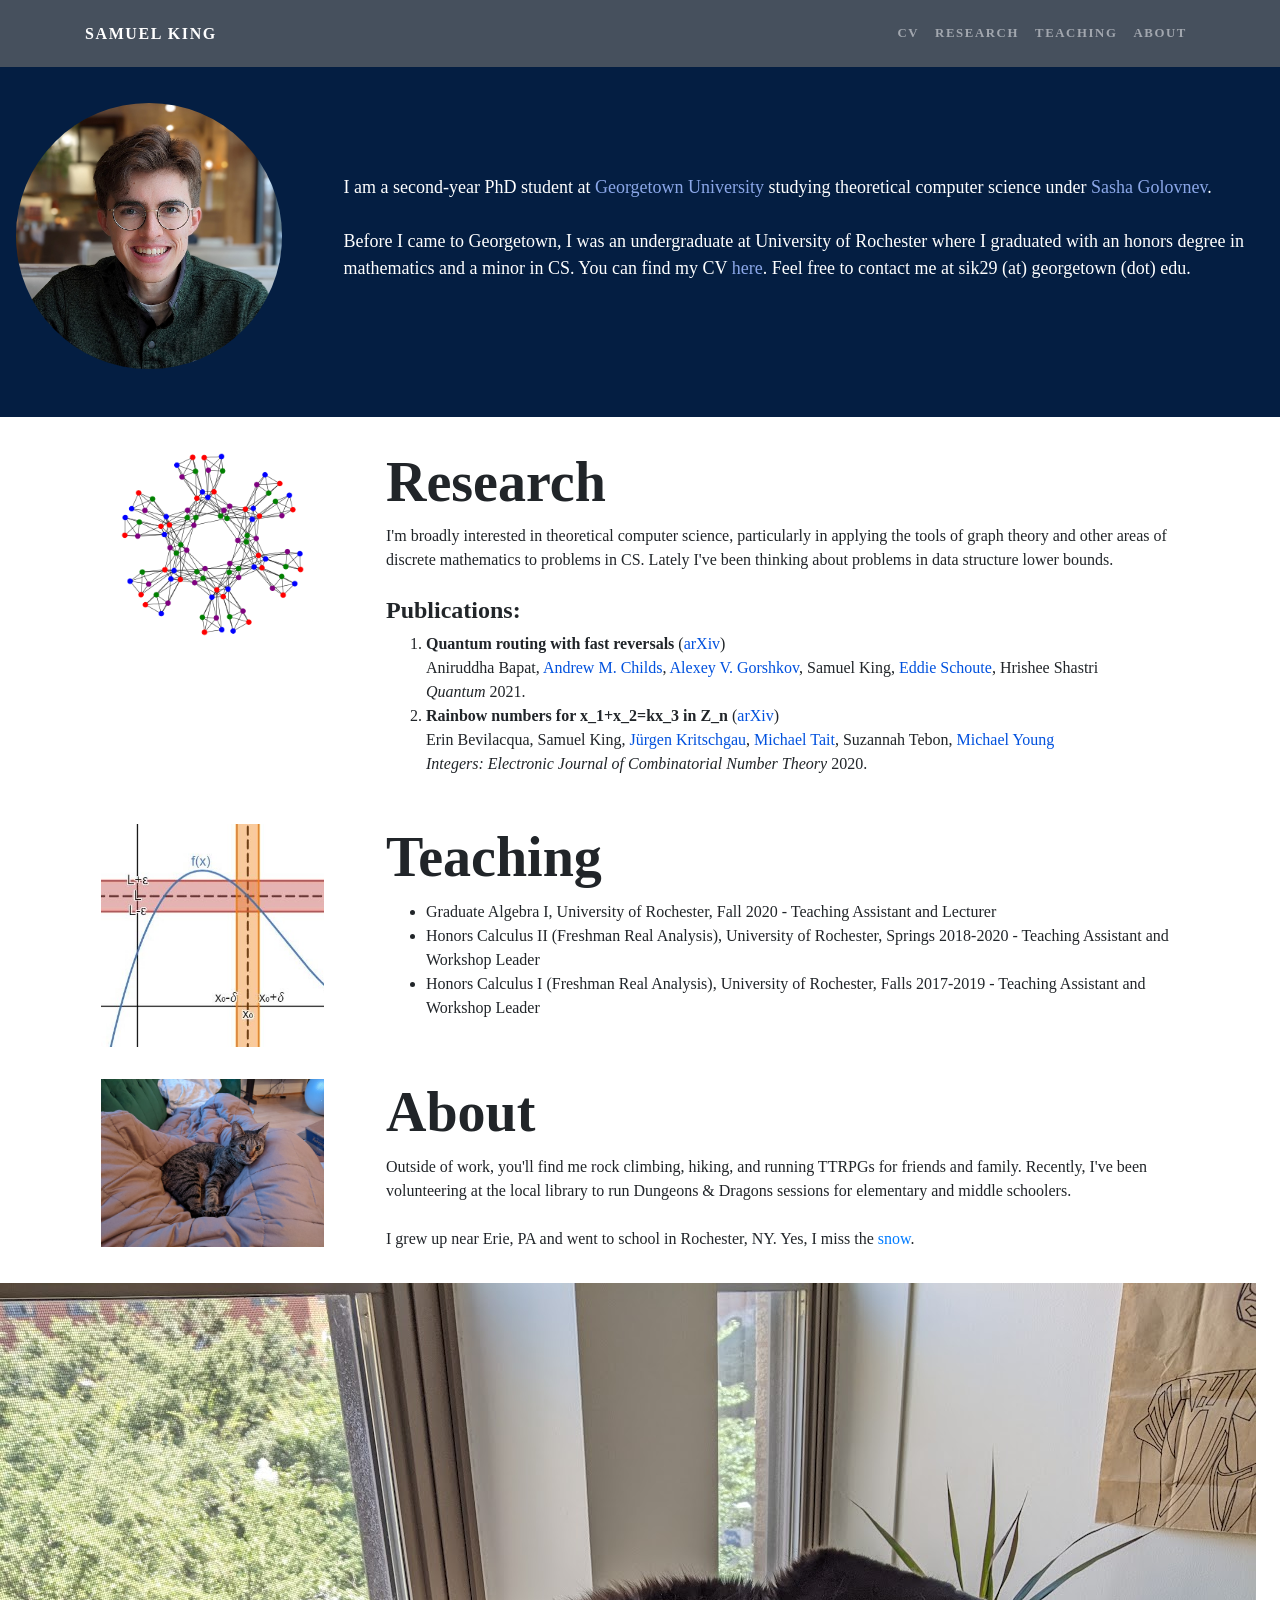
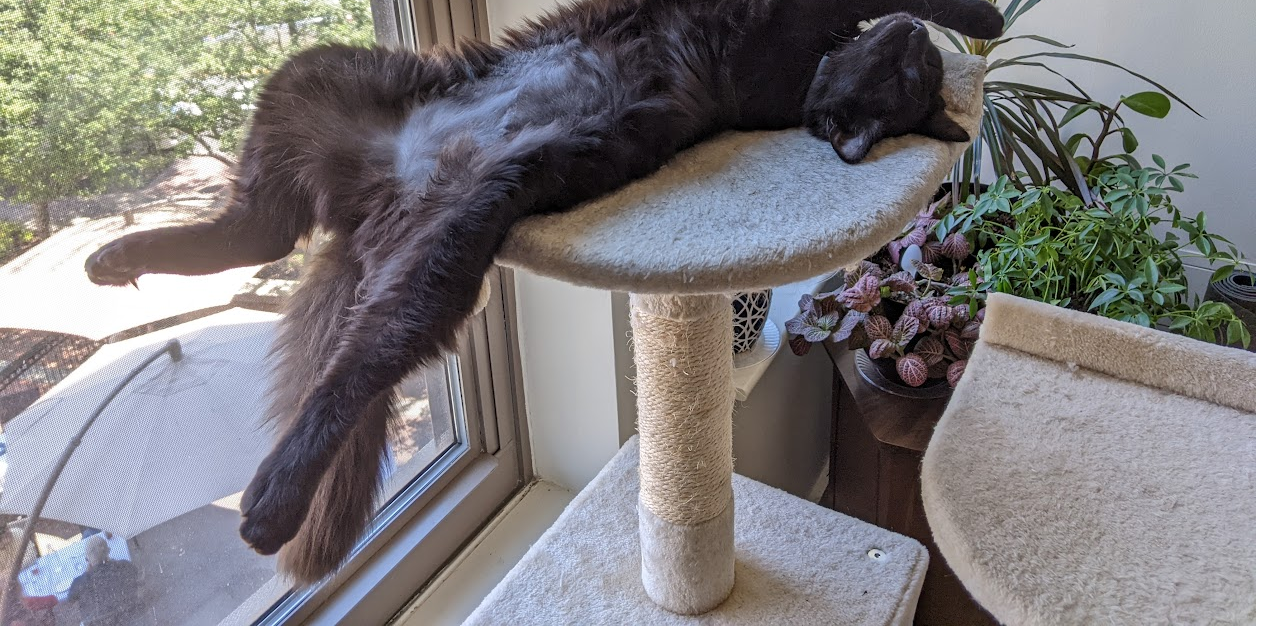
<file: webpage.html>
<!DOCTYPE html>
<!-- saved from url=(0043)https://web.engr.oregonstate.edu/~bennethu/ -->
<html lang="en"><head><meta http-equiv="Content-Type" content="text/html; charset=UTF-8">

    
    <meta name="viewport" content="width=device-width, initial-scale=1, shrink-to-fit=no">
    <meta name="description" content="">
    <meta name="author" content="">

    <title>Samuel King</title>

    <!-- Bootstrap core CSS -->
    <link href="./webpage_files/bootstrap.min.css" rel="stylesheet">

    <!-- Custom fonts for this template -->
    <link href="./webpage_files/css" rel="stylesheet">
    <link href="./webpage_files/css(1)" rel="stylesheet">

    <!-- Custom styles for this template -->
    <link href="./webpage_files/one-page-wonder.css" rel="stylesheet">

  </head>

  <body>
  
    <!-- Navigation -->
    <nav class="navbar navbar-expand-sm navbar-dark navbar-custom fixed-top" id="navbar">
      <div class="container">
        <a class="navbar-brand" href="https://sik29.github.io">Samuel King</a>
        <button class="navbar-toggler" type="button" data-toggle="collapse" data-target="#navbarResponsive" aria-controls="navbarResponsive" aria-expanded="false" aria-label="Toggle navigation">
          <span class="navbar-toggler-icon"></span>
        </button>
        <div class="collapse navbar-collapse" id="navbarResponsive">
          <ul class="navbar-nav ml-auto">
     	    <li class="nav-item">
			  <a class="nav-link" href="https://web.engr.oregonstate.edu/~bennethu/hdb-cv.pdf">CV</a>
			</li>
			<li class="nav-item">
			  <a class="nav-link" href="https://web.engr.oregonstate.edu/~bennethu/#research-anchor">Research</a>
			</li>
			<li class="nav-item">
			  <a class="nav-link" href="https://web.engr.oregonstate.edu/~bennethu/#teaching-anchor">Teaching</a>
			</li>
			<li class="nav-item">
			  <a class="nav-link" href="https://web.engr.oregonstate.edu/~bennethu/#about-anchor">About</a>
			</li>
          </ul>
        </div>
      </div>
    </nav>
	
<header class="masthead text-left text-white">
        <div class="masthead-content">
        <div class="row align-items-center">
	  <div class="col-md-3">
			<div class="p-3">
			    <img class="img-fluid rounded-circle" align="center" src="./webpage_files/samking_cropped.jpg"> 
		 	    <!-- <img class="img-fluid rounded-circle" align="center" src="img/IMG_0136-cropped.jpg"> -->
			</div> 
	  </div>
	  <div class="col-md-9">
			<div class="p-3">
	  <p>
	  <font size="4" color="white">

	  I am a second-year PhD student at <a class="header-link" href="https://cs.georgetown.edu/">Georgetown University</a> studying theoretical computer science under <a class="header-link" href="http://golovnev.org">Sasha Golovnev</a>.
	  <br><br>
	  Before I came to Georgetown, I was an undergraduate at University of Rochester where I graduated with an honors degree in mathematics and a minor in CS. You can find my CV <a class="header-link" href="https://web.engr.oregonstate.edu/~bennethu/hdb-cv.pdf">here</a>. Feel free to contact me at sik29 (at) georgetown (dot) edu.
	  
          </font>
	  </p>
          </div>
          </div>
          </div>
	</div>
	<div class="masthead-content">
	  </div>
	</header>
	
	<span id="research-anchor" class="offset-anchor"></span>
	<section id="research">
	  <div class="container">
		<div class="row align-items-flex-start">
		  <div class="col-md-3">
			<div class="p-3">
				<img class="img-fluid" src="./webpage_files/graph_image.png">
			</div>
		  </div>
		  <div class="col-md-9">
			<div class="p-3">
			  <p>
				</p><h2 class="display-4">Research</h2>

				I'm broadly interested in theoretical computer science, particularly in applying the tools of graph theory and other areas of discrete mathematics to problems in CS. Lately I've been thinking about problems in data structure lower bounds.
				<br><br>

				<h4 class="display-6">Publications:</h4>
				<ol>
				
				<li><b>Quantum routing with fast reversals</b> (<a class="body-link" href="https://arxiv.org/abs/2103.03264">arXiv</a>) <br>
				Aniruddha Bapat, <a class="body-link" href="http://www.cs.umd.edu/~amchilds/">Andrew M. Childs</a>, <a class="body-link" href="https://jqi.umd.edu/people/alexey-gorshkov">Alexey V. Gorshkov</a>, Samuel King, <a class="body-link" href="https://eddieschoute.github.io/cv-template/">Eddie Schoute</a>, Hrishee Shastri <br>
				<em>Quantum</em> 2021.
				
				</li><li><b>Rainbow numbers for x_1+x_2=kx_3 in Z_n</b> (<a class="body-link" href="https://arxiv.org/abs/1809.04576">arXiv</a>) <br>
				Erin Bevilacqua, Samuel King, <a class="body-link" class="body-link" href="https://www.jkritschgau.com/home">Jürgen Kritschgau</a>, <a class="body-link" href="https://www.sites.google.com/view/michaeltait">Michael Tait</a>, Suzannah Tebon, <a class="body-link" href="https://faculty.sites.iastate.edu/myoung/">Michael Young</a> <br>
				<em>Integers: Electronic Journal of Combinatorial Number Theory</em> 2020.
				</li></ol>
				<!-- <h4 class="display-6">Selected talks:</h4>
				<ul>
				<li> AlphaGo and Artificial Intelligence, guest lecture in "The Game of Go and Society" at Occidental College, October 2018 (<a href="https://web.engr.oregonstate.edu/~bennethu/talks/AlphaGo%20and%20Artificial%20Intelligence.pptx">pptx</a>, <a href="https://web.engr.oregonstate.edu/~bennethu/talks/AlphaGo%20and%20Artificial%20Intelligence.pdf">pdf</a>, <a href="https://hdbennett.wordpress.com/2016/03/18/alphago-and-artificial-intelligence/">blog post</a>).
				</li><li> On the Quantitative Hardness of the Closest Vector Problem, 68th Midwest Theory Day (invited talk), April 2018 (<a href="https://web.engr.oregonstate.edu/~bennethu/talks/mwtd-cvp-apr18.pptx">pptx</a>).
				</li></ul> -->
			  <p></p>
			</div>
		  </div>
		</div>
	  </div>
	</section>
	
	<script>
	var nbHeight = document.getElementById("navbar").offsetHeight;
	document.getElementById("research-anchor").top = -nbHeight;
	</script>
	
	<span id="teaching-anchor" class="offset-anchor"></span>
	<section id="teaching">
	  <div class="container">
		<div class="row align-items-flex-start">
		  <div class="col-md-3">
			<div class="p-3">
				<img class="img-fluid" src="./webpage_files/delta_epsilon_proof_cropped.jpg">
				<!-- Image made in Desmos -->
			</div>
		  </div>
		  <div class="col-md-9">
			<div class="p-3">
			<h2 class="display-4">Teaching</h2>
			<!-- <h4 class="display-6">As Lead instructor:</h4> -->
			  <ul>
			  <li>Graduate Algebra I, University of Rochester, Fall 2020 - Teaching Assistant and Lecturer</li>
			  <li>Honors Calculus II (Freshman Real Analysis), University of Rochester, Springs 2018-2020 - Teaching Assistant and Workshop Leader</li>
			  <li>Honors Calculus I (Freshman Real Analysis), University of Rochester, Falls 2017-2019 - Teaching Assistant and Workshop Leader</li>	  
			  </ul>
			</div>
		  </div>
		</div>
	  </div>
	</section>

	<span id="about-anchor" class="offset-anchor"></span>	
	<section id="about">
	  <div class="container">
		<div class="row align-items-flex-start">
		  <div class="col-md-3">
			<div class="p-3">
				<!-- <img class="img-fluid rounded-circle" src="img/colorado-flag-cropped.png"> -->
				<img class="img-fluid" src="./webpage_files/kala.jpg">
			</div>
		  </div>
		  <div class="col-md-9">
			<div class="p-3">
			<h2 class="display-4">About</h2>
			  <p>
			    Outside of work, you'll find me rock climbing, hiking, and running TTRPGs for friends and family. Recently, I've been volunteering at the local library to run Dungeons & Dragons sessions for elementary and middle schoolers.
				<br><br>
				I grew up near Erie, PA and went to school in Rochester, NY. Yes, I miss the <a href="https://www.niche.com/blog/top-25-snowiest-cities-in-america/">snow</a>.
			  </p>
			</div>
		  </div>
		</div>
	  </div>
	</section>


    <footer class="masthead">
        <div class="masthead-content">
       <img class="img-fluid" src="./webpage_files/calypso.jpg">
</div>
    </footer>

	
    <!-- Bootstrap core JavaScript -->
    <script src="./webpage_files/jquery.min.js.download"></script>
    <script src="./webpage_files/bootstrap.bundle.min.js.download"></script>

  

</body></html>
</file>
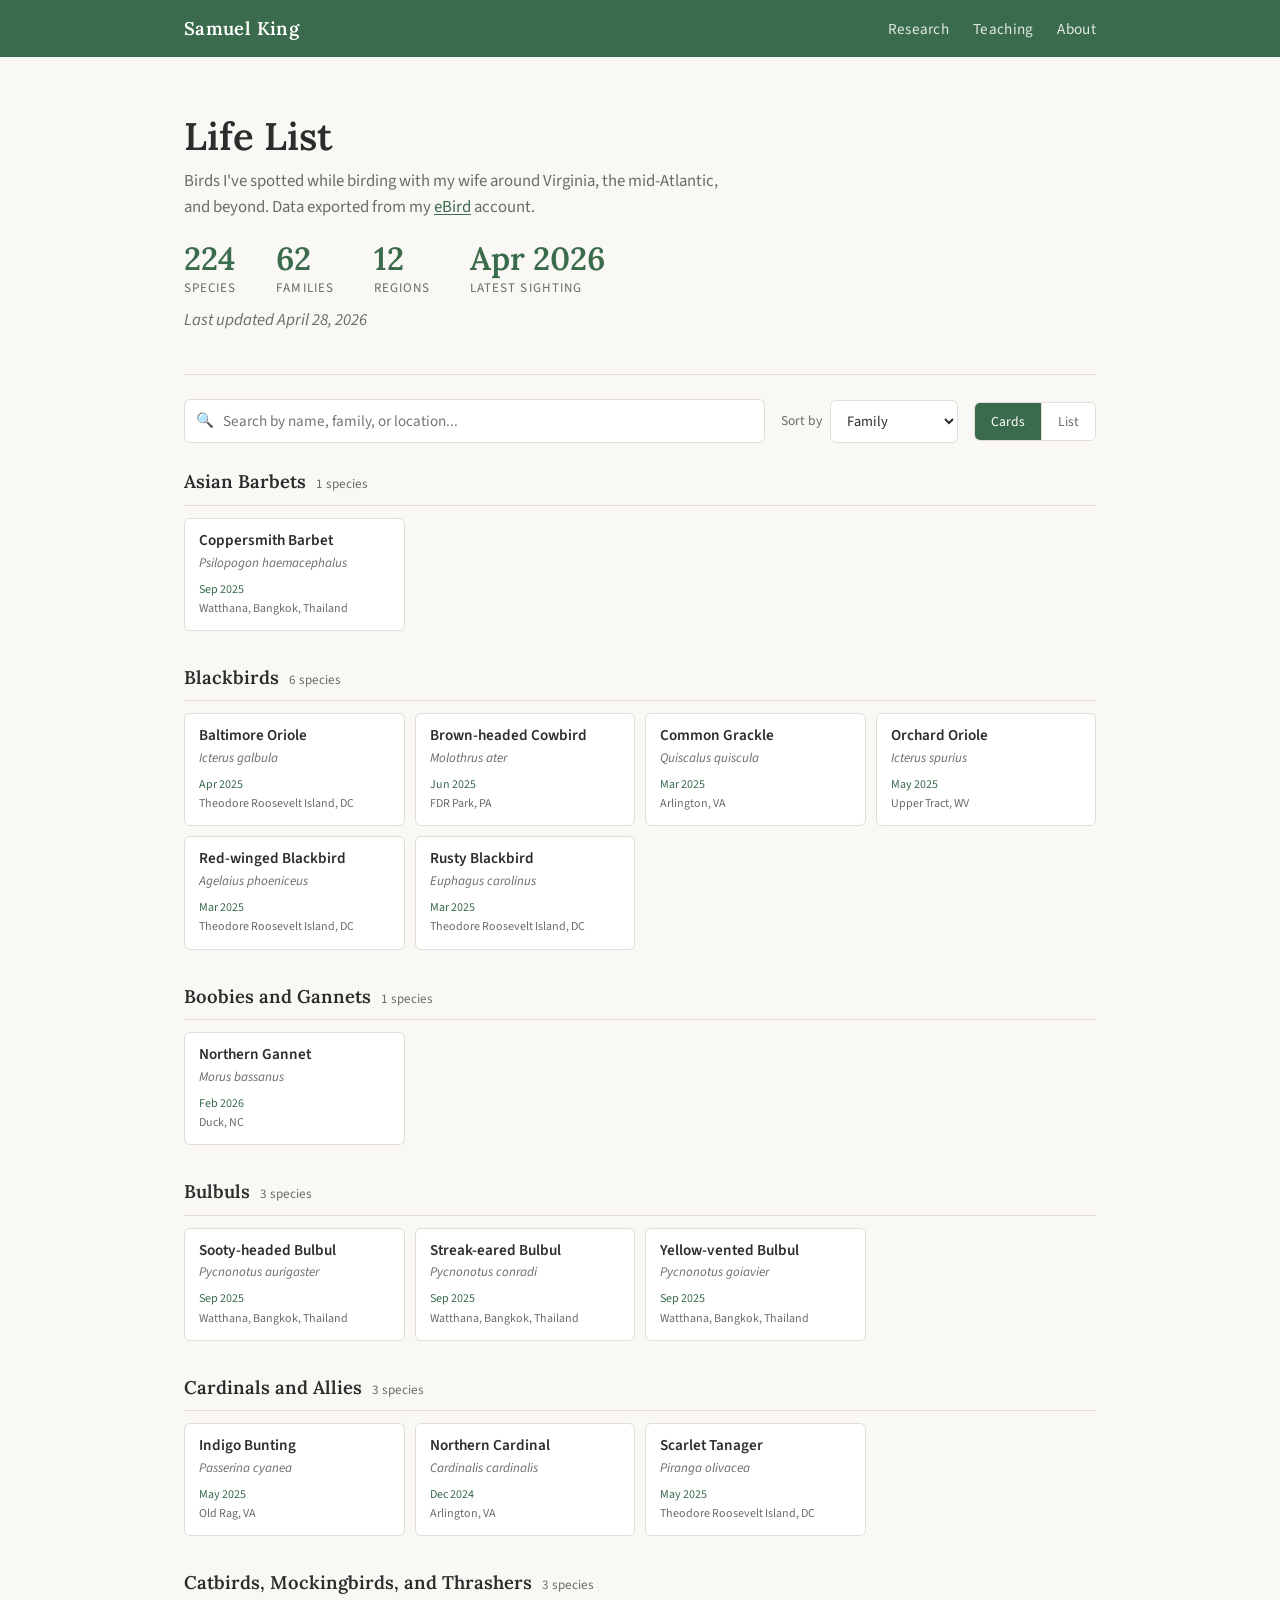
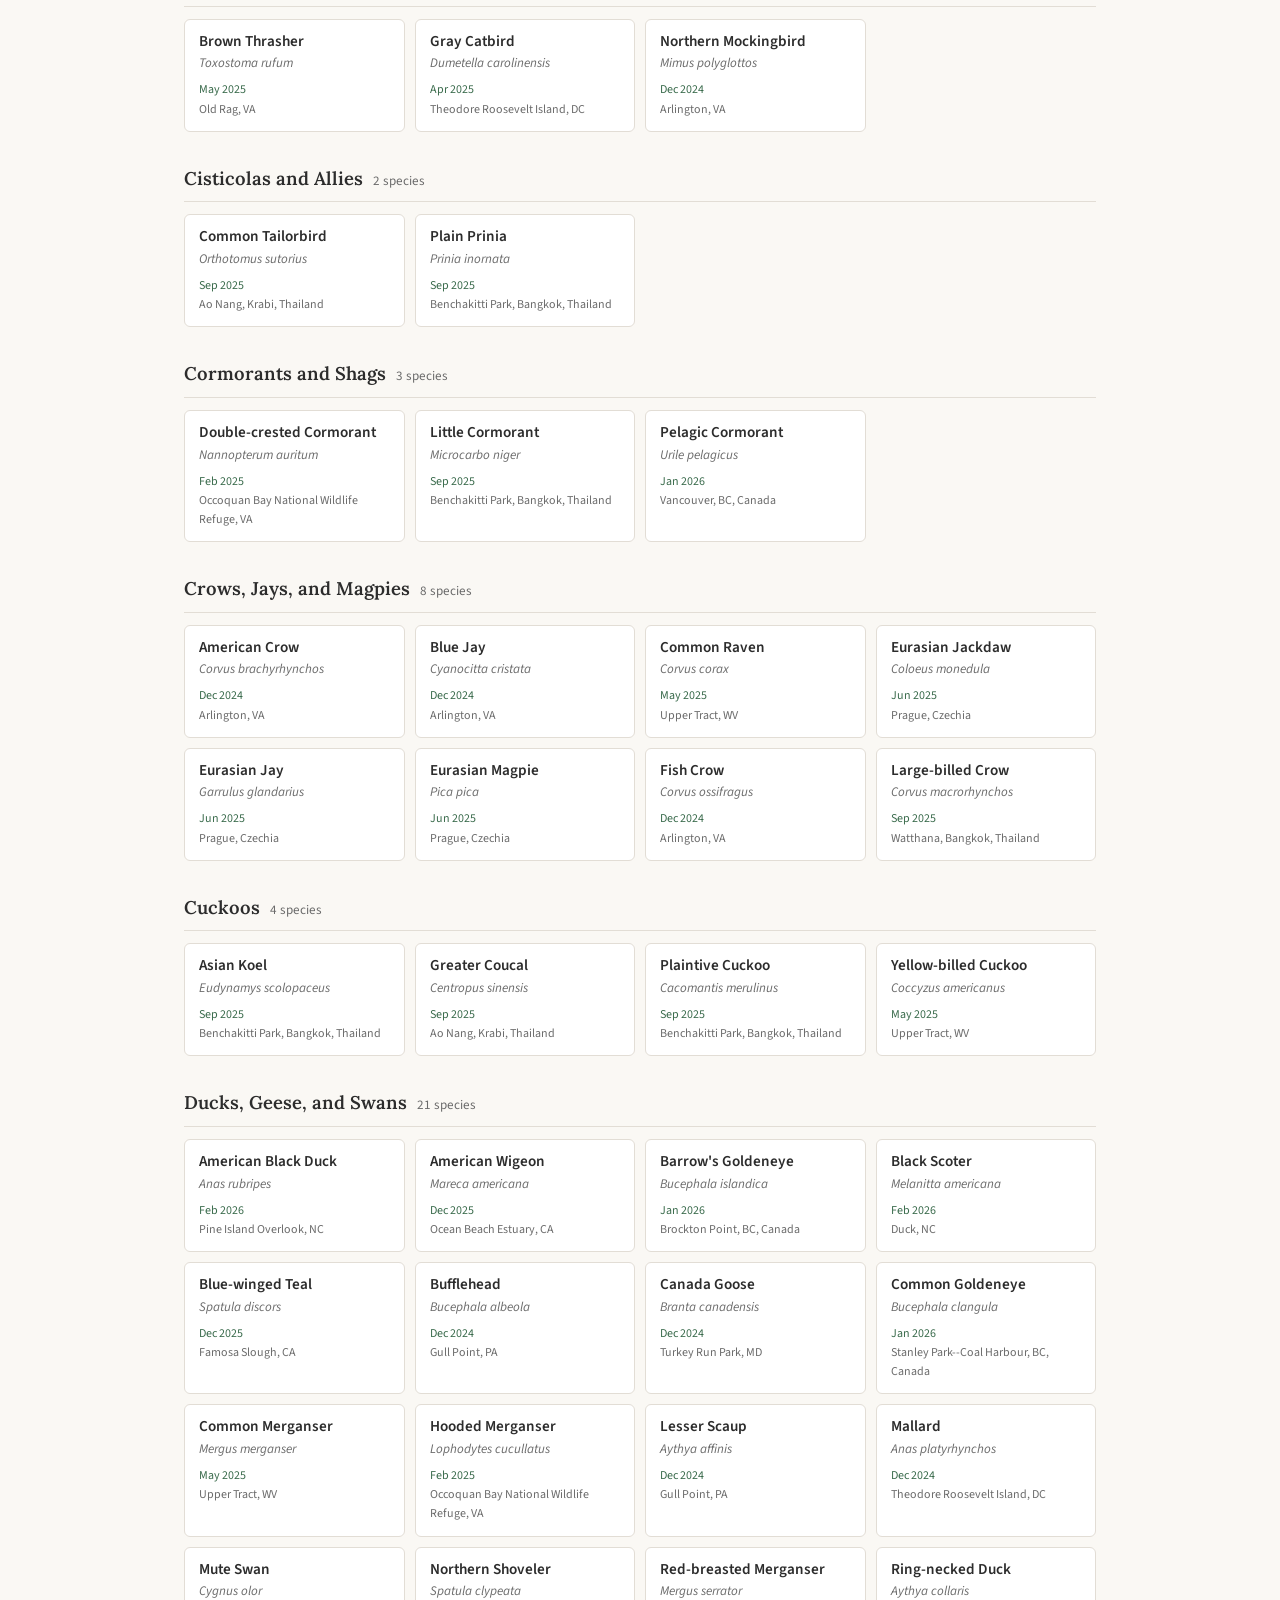
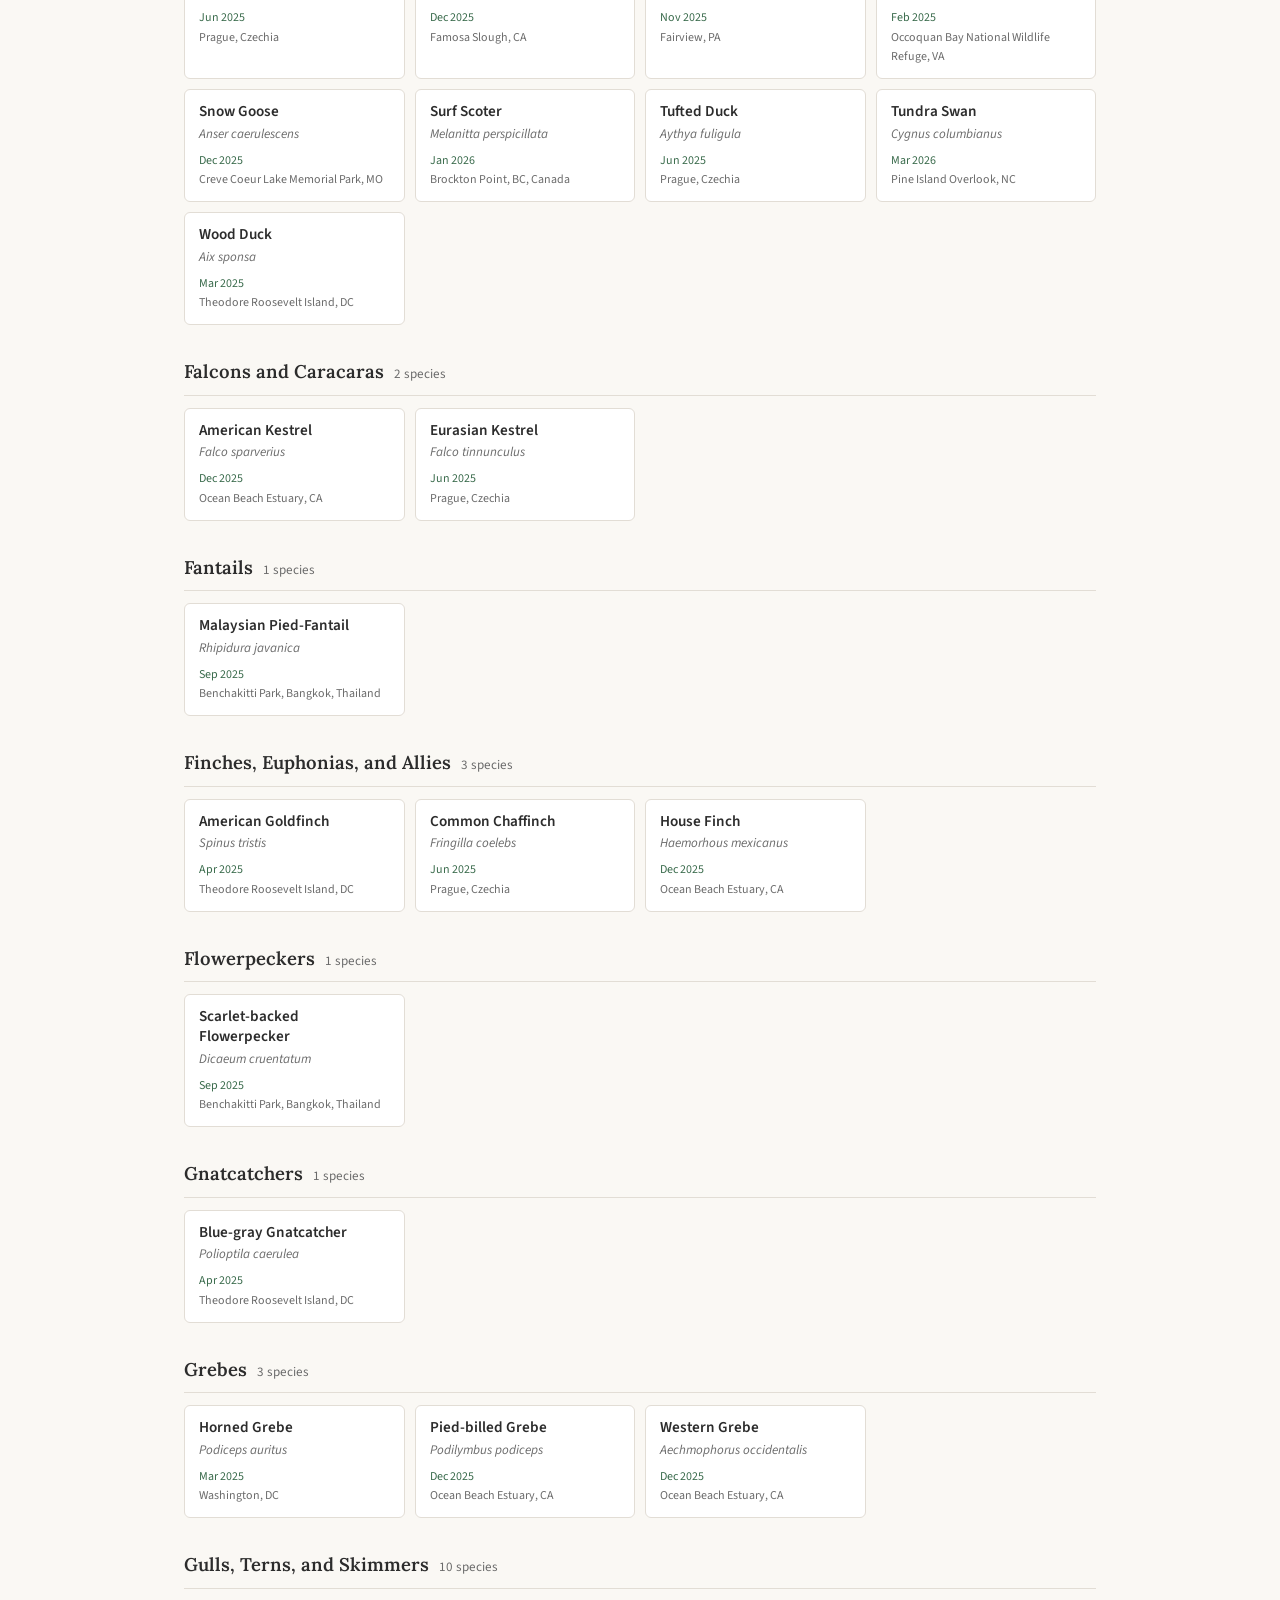
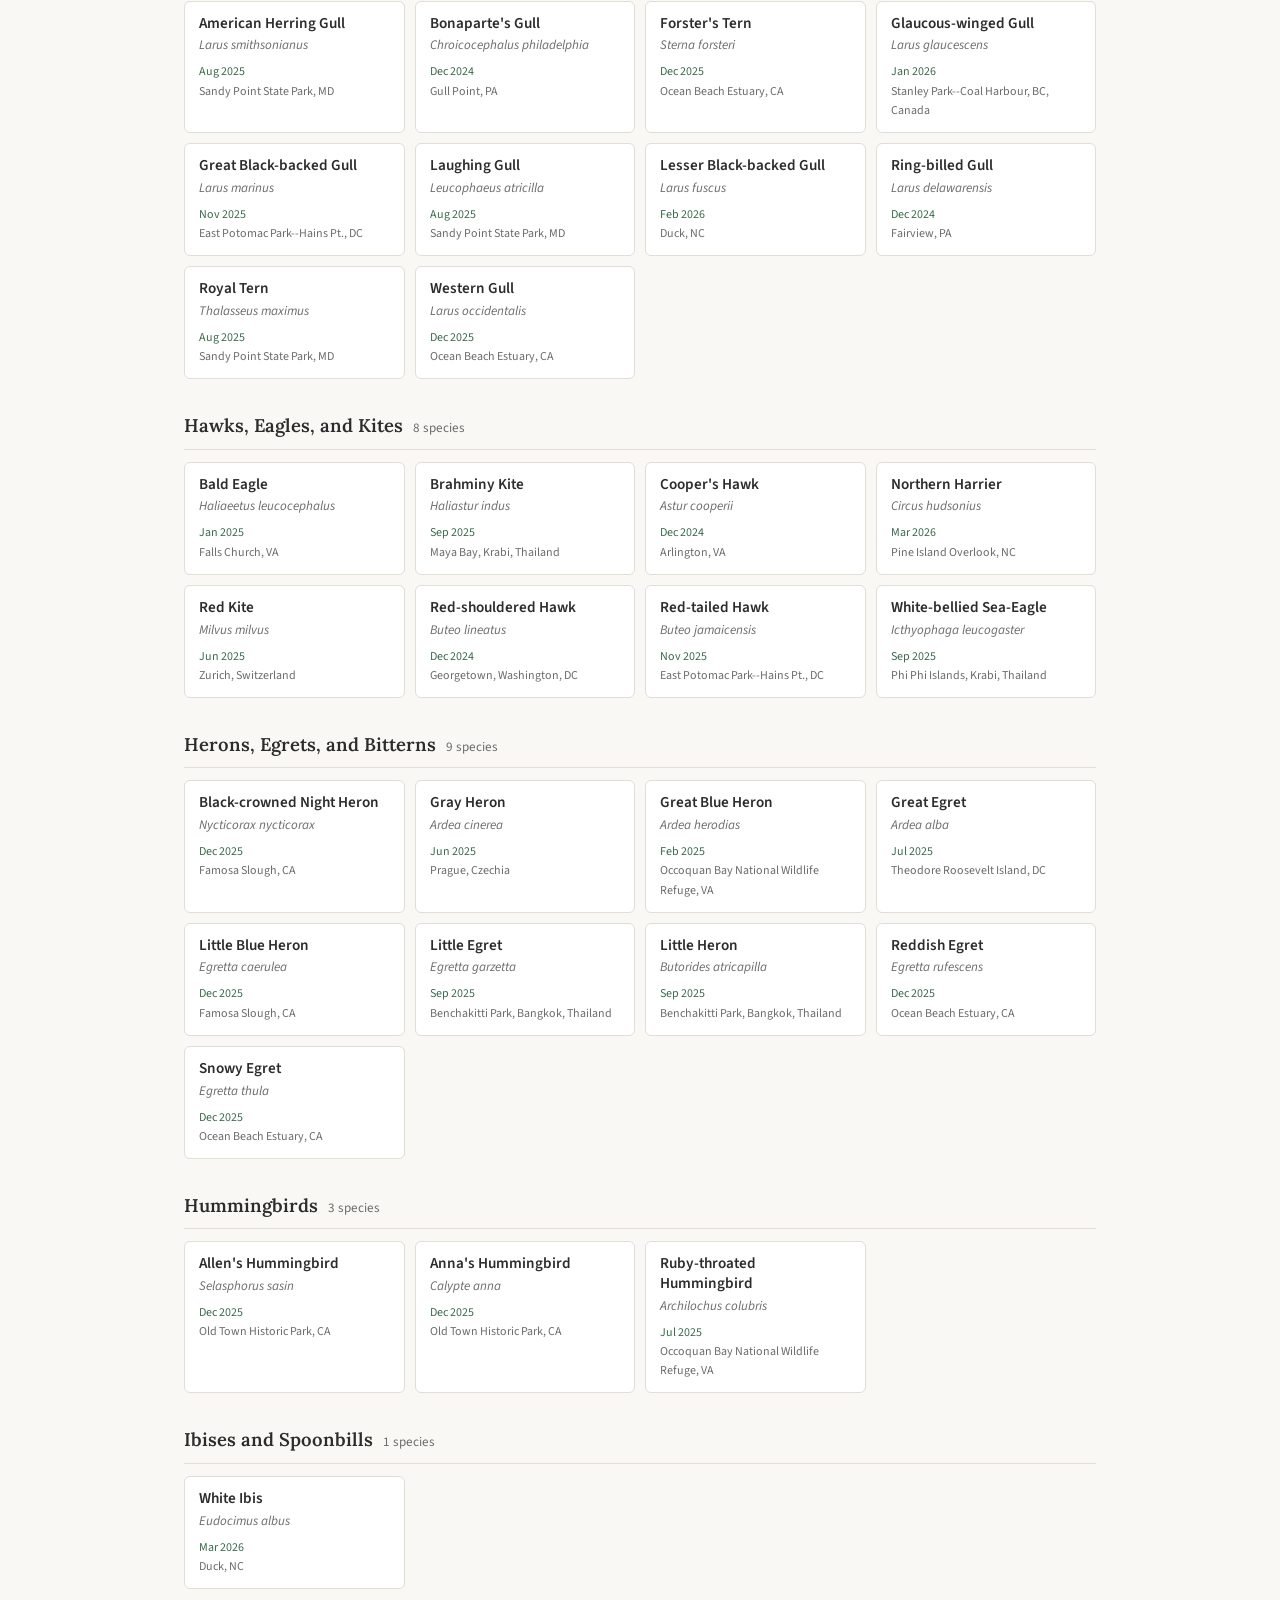
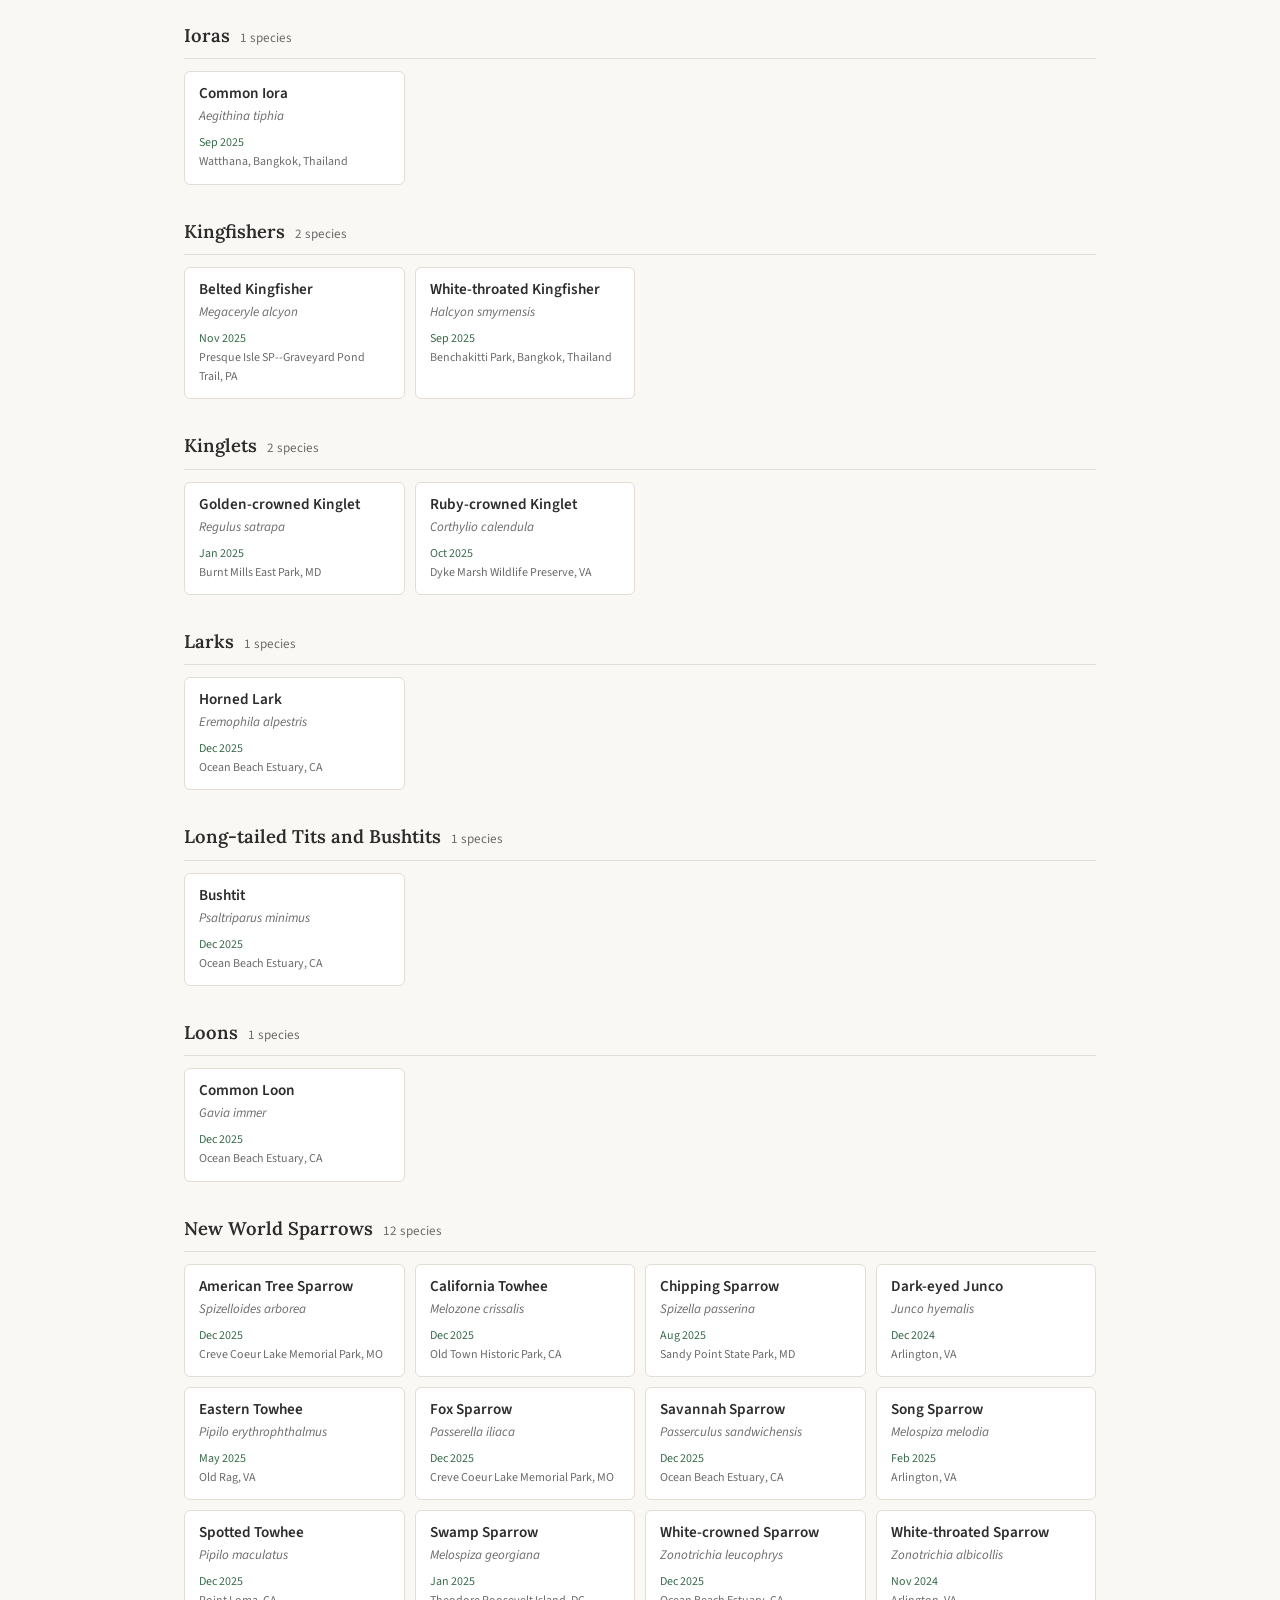
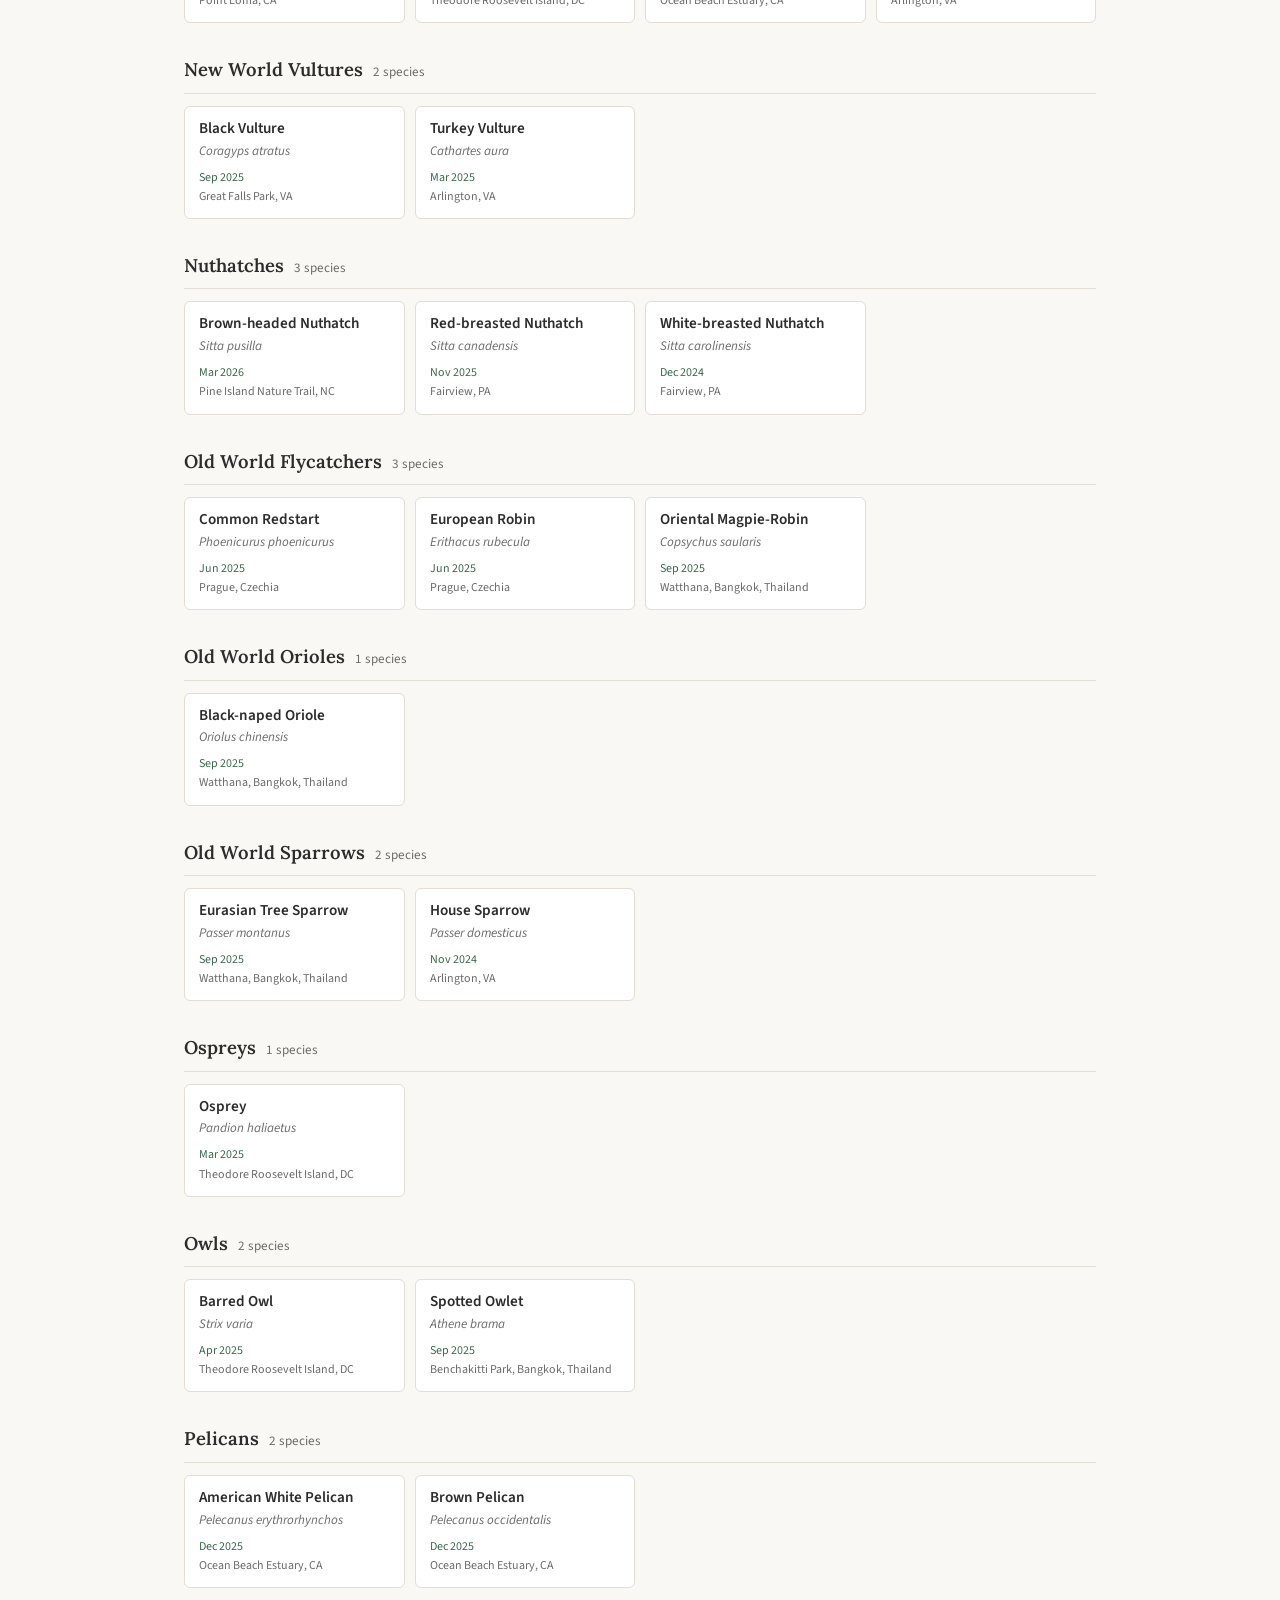
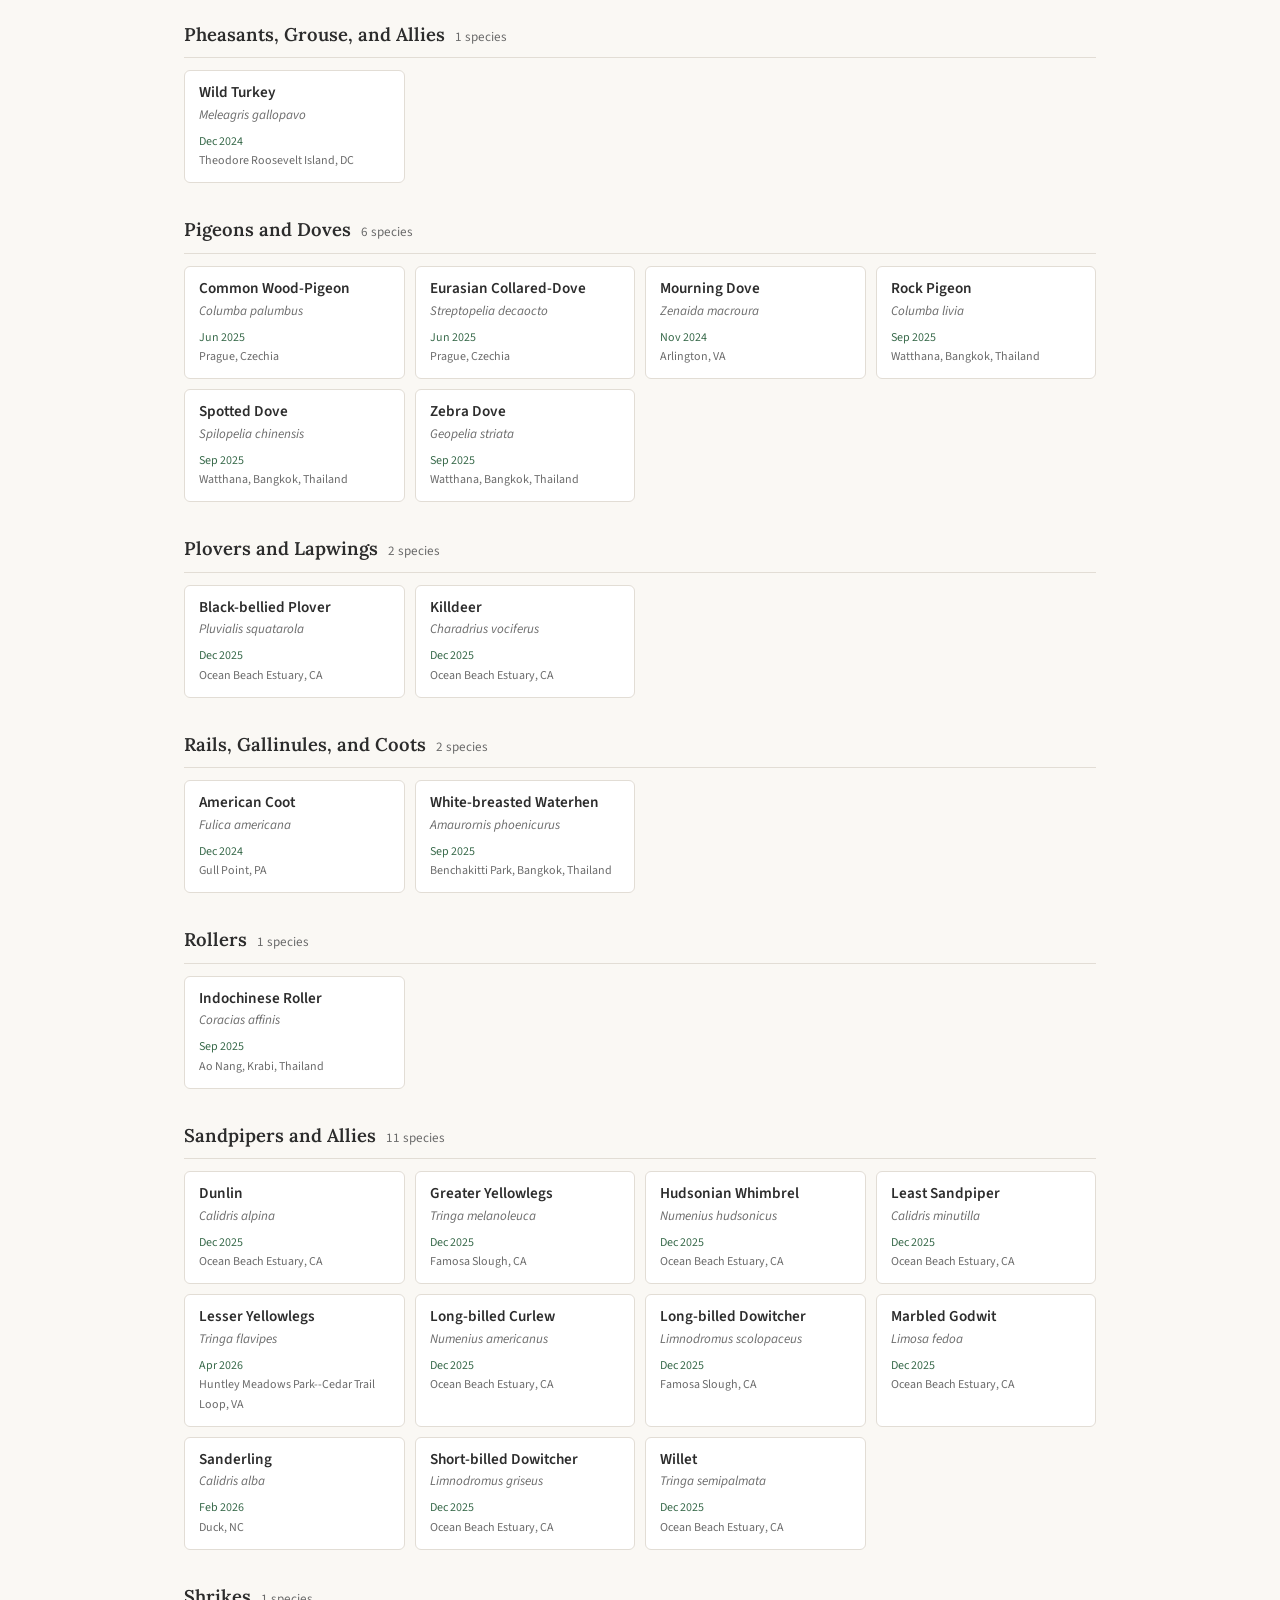
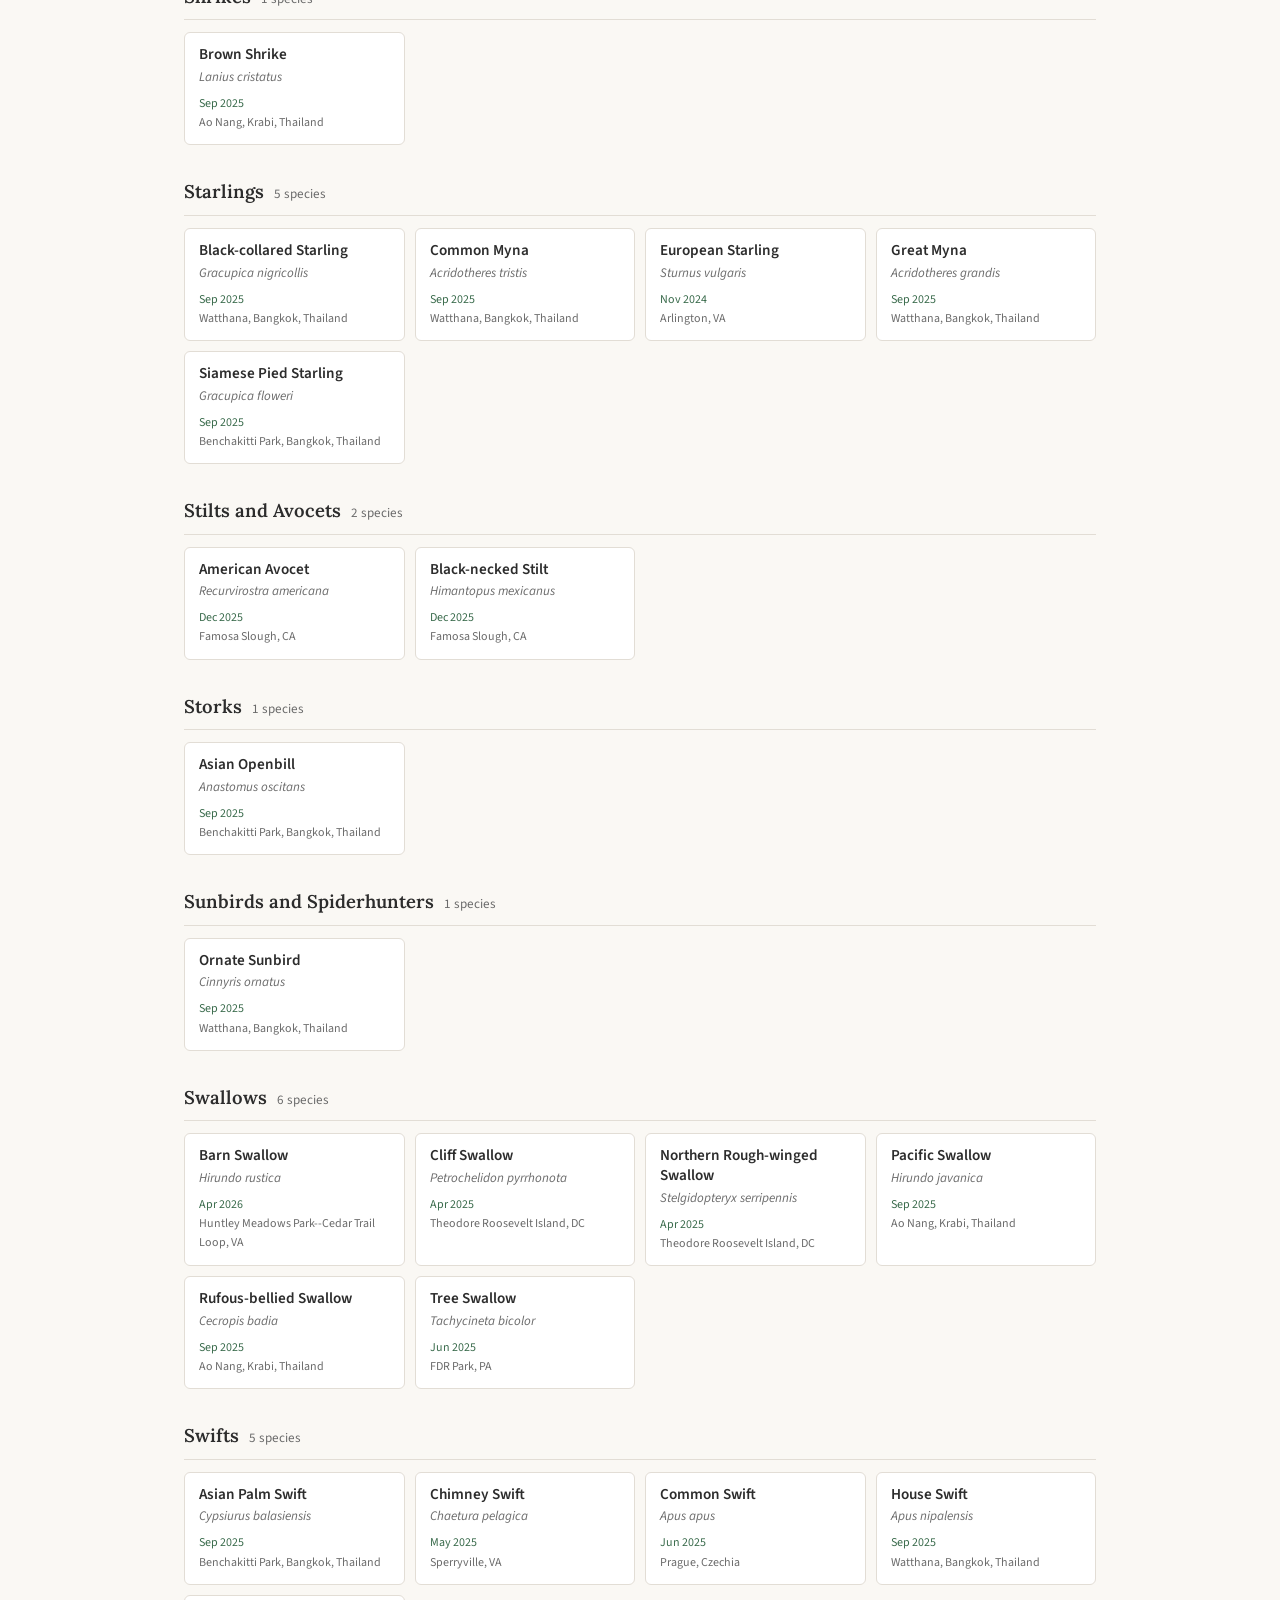
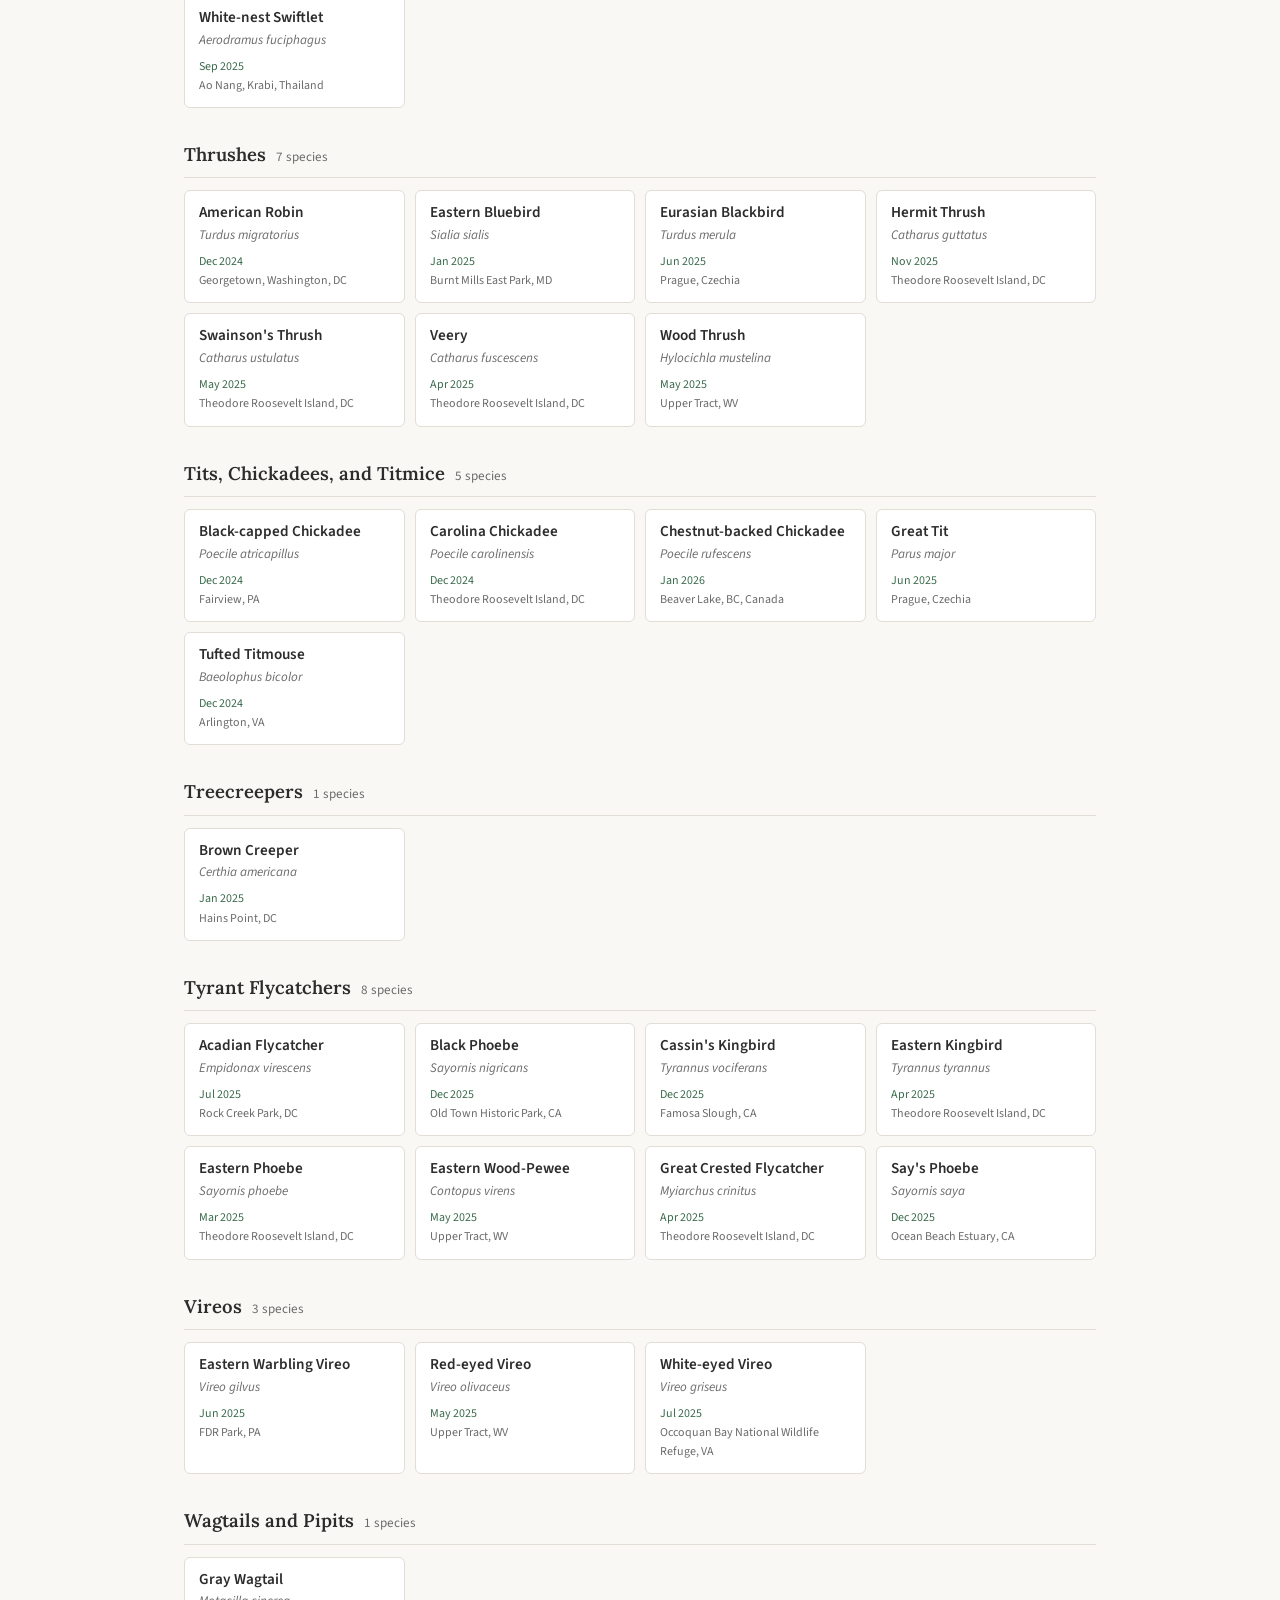
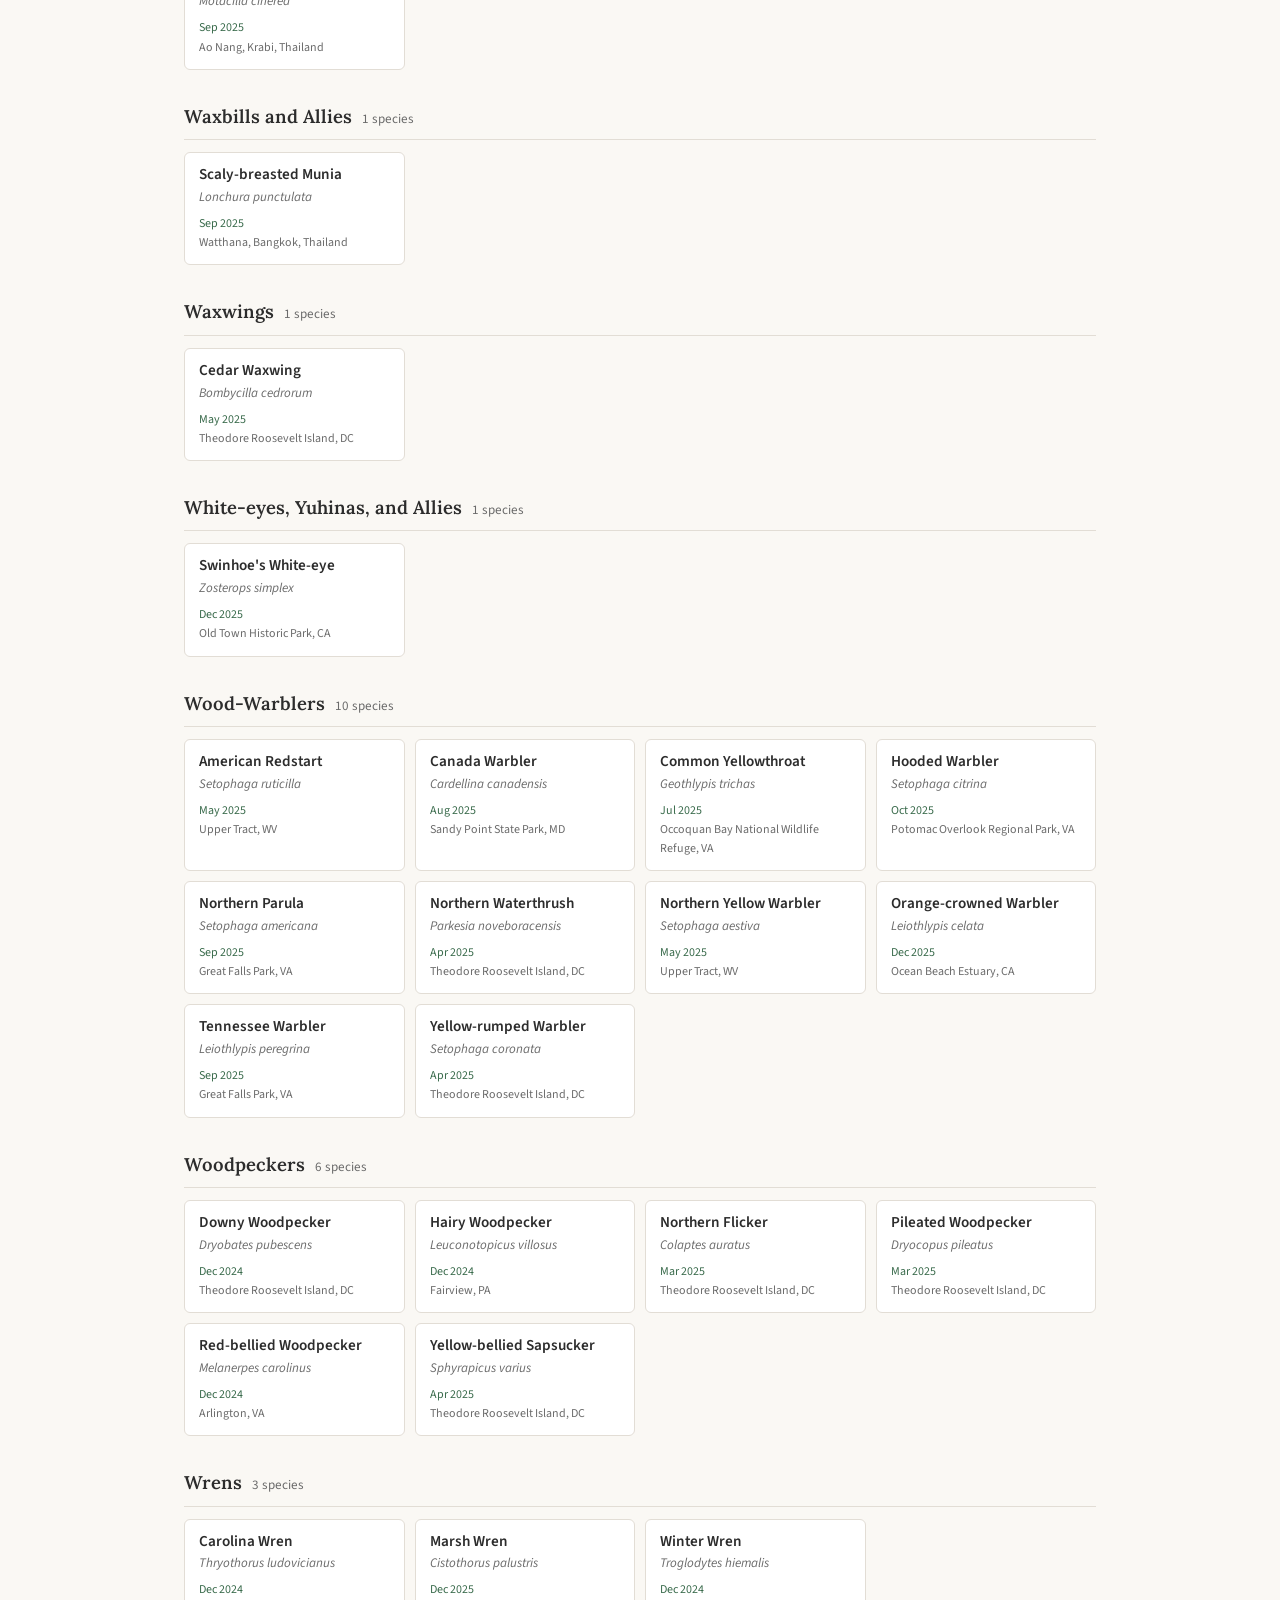
<file: life-list/life-list.html>
<!DOCTYPE html>
<html lang="en">
<head>
    <meta charset="UTF-8">
    <meta name="viewport" content="width=device-width, initial-scale=1, shrink-to-fit=no">
    <title>Life List | Samuel King</title>

    <!-- Fonts: matching your site's feel but adding a naturalist touch -->
    <link href="https://fonts.googleapis.com/css2?family=Lora:ital,wght@0,400;0,600;1,400&family=Source+Sans+Pro:wght@300;400;600&display=swap" rel="stylesheet">

    <style>
        :root {
            --bg: #faf8f4;
            --text: #2c2c2c;
            --text-muted: #6b6b6b;
            --accent: #3a6b4c;
            --accent-light: #e8f0eb;
            --accent-hover: #2d5239;
            --border: #e2ddd5;
            --card-bg: #ffffff;
            --tag-bg: #f0ece4;
            --shadow: 0 1px 3px rgba(0,0,0,0.06);
            --shadow-hover: 0 4px 12px rgba(0,0,0,0.1);
        }

        * { margin: 0; padding: 0; box-sizing: border-box; }

        body {
            font-family: 'Source Sans Pro', sans-serif;
            background: var(--bg);
            color: var(--text);
            line-height: 1.6;
        }

        /* Simple nav bar to match your site */
        .nav-bar {
            background: var(--accent);
            padding: 14px 0;
            position: sticky;
            top: 0;
            z-index: 100;
        }
        .nav-bar .container {
            display: flex;
            justify-content: space-between;
            align-items: center;
        }
        .nav-bar a {
            color: rgba(255,255,255,0.85);
            text-decoration: none;
            font-size: 0.95rem;
            letter-spacing: 0.02em;
        }
        .nav-bar a:hover { color: #fff; }
        .nav-bar .brand {
            font-family: 'Lora', serif;
            font-size: 1.15rem;
            color: #fff;
            font-weight: 600;
        }
        .nav-links { display: flex; gap: 24px; }

        .container {
            max-width: 960px;
            margin: 0 auto;
            padding: 0 24px;
        }

        /* Hero / header area */
        .hero {
            padding: 56px 0 40px;
            border-bottom: 1px solid var(--border);
        }
        .hero-inner {
            display: flex;
            align-items: flex-end;
            gap: 32px;
            flex-wrap: wrap;
        }
        .hero h1 {
            font-family: 'Lora', serif;
            font-size: 2.4rem;
            font-weight: 600;
            color: var(--text);
            line-height: 1.2;
        }
        .hero p {
            color: var(--text-muted);
            font-size: 1.05rem;
            max-width: 560px;
            margin-top: 8px;
        }
        .hero p a {
            color: var(--accent);
            text-decoration: underline;
            text-underline-offset: 2px;
        }

        /* Stats strip */
        .stats {
            display: flex;
            gap: 40px;
            margin-top: 20px;
            flex-wrap: wrap;
        }
        .last-updated {
            font-size: 0.82rem;
            color: var(--text-muted);
            margin-top: 14px;
            font-style: italic;
        }
        .stat {
            display: flex;
            flex-direction: column;
        }
        .stat-number {
            font-family: 'Lora', serif;
            font-size: 2rem;
            font-weight: 600;
            color: var(--accent);
            line-height: 1.1;
        }
        .stat-label {
            font-size: 0.82rem;
            color: var(--text-muted);
            text-transform: uppercase;
            letter-spacing: 0.08em;
            margin-top: 2px;
        }

        /* Controls */
        .controls {
            padding: 24px 0;
            display: flex;
            gap: 16px;
            align-items: center;
            flex-wrap: wrap;
        }
        .search-box {
            flex: 1;
            min-width: 200px;
            position: relative;
        }
        .search-box input {
            width: 100%;
            padding: 10px 14px 10px 38px;
            border: 1px solid var(--border);
            border-radius: 6px;
            font-size: 0.95rem;
            font-family: 'Source Sans Pro', sans-serif;
            background: var(--card-bg);
            color: var(--text);
            outline: none;
            transition: border-color 0.2s;
        }
        .search-box input:focus {
            border-color: var(--accent);
        }
        .search-box .search-icon {
            position: absolute;
            left: 12px;
            top: 50%;
            transform: translateY(-50%);
            color: var(--text-muted);
            font-size: 0.9rem;
        }

        .view-toggle {
            display: flex;
            border: 1px solid var(--border);
            border-radius: 6px;
            overflow: hidden;
        }
        .sort-box {
            display: flex;
            align-items: center;
            gap: 8px;
        }
        .sort-box label {
            font-size: 0.85rem;
            color: var(--text-muted);
            white-space: nowrap;
        }
        .sort-box select {
            padding: 9px 12px;
            border: 1px solid var(--border);
            border-radius: 6px;
            font-size: 0.9rem;
            font-family: 'Source Sans Pro', sans-serif;
            background: var(--card-bg);
            color: var(--text);
            outline: none;
            cursor: pointer;
            transition: border-color 0.2s;
        }
        .sort-box select:focus {
            border-color: var(--accent);
        }
        .view-toggle button {
            padding: 9px 16px;
            border: none;
            background: var(--card-bg);
            color: var(--text-muted);
            font-size: 0.85rem;
            font-family: 'Source Sans Pro', sans-serif;
            cursor: pointer;
            transition: all 0.15s;
        }
        .view-toggle button.active {
            background: var(--accent);
            color: #fff;
        }
        .view-toggle button:not(:last-child) {
            border-right: 1px solid var(--border);
        }

        /* Family group view */
        .family-group {
            margin-bottom: 32px;
        }
        .family-header {
            display: flex;
            align-items: baseline;
            gap: 10px;
            padding-bottom: 8px;
            border-bottom: 1px solid var(--border);
            margin-bottom: 12px;
        }
        .family-name {
            font-family: 'Lora', serif;
            font-size: 1.15rem;
            font-weight: 600;
            color: var(--text);
        }
        .family-count {
            font-size: 0.82rem;
            color: var(--text-muted);
        }

        /* Bird cards in grid */
        .bird-grid {
            display: grid;
            grid-template-columns: repeat(auto-fill, minmax(200px, 1fr));
            gap: 10px;
        }
        .bird-card {
            background: var(--card-bg);
            border: 1px solid var(--border);
            border-radius: 6px;
            padding: 12px 14px;
            transition: box-shadow 0.2s, transform 0.15s;
            cursor: default;
        }
        .bird-card:hover {
            box-shadow: var(--shadow-hover);
            transform: translateY(-1px);
        }
        .bird-common {
            font-weight: 600;
            font-size: 0.95rem;
            color: var(--text);
            line-height: 1.3;
        }
        .bird-scientific {
            font-style: italic;
            font-size: 0.82rem;
            color: var(--text-muted);
            margin-top: 2px;
        }
        .bird-date {
            font-size: 0.75rem;
            color: var(--accent);
            margin-top: 6px;
        }
        .bird-location {
            font-size: 0.75rem;
            color: var(--text-muted);
        }

        /* List view */
        .bird-list {
            display: none;
        }
        .bird-list.active {
            display: block;
        }
        .bird-grid-container.active .bird-grid {
            display: grid;
        }

        .bird-list table {
            width: 100%;
            border-collapse: collapse;
        }
        .bird-list th {
            text-align: left;
            font-size: 0.78rem;
            color: var(--text-muted);
            text-transform: uppercase;
            letter-spacing: 0.06em;
            padding: 8px 12px;
            border-bottom: 2px solid var(--border);
            font-weight: 600;
        }
        .bird-list td {
            padding: 10px 12px;
            border-bottom: 1px solid var(--border);
            font-size: 0.92rem;
        }
        .bird-list tr:hover {
            background: var(--accent-light);
        }
        .bird-list .common { font-weight: 600; }
        .bird-list .scientific {
            font-style: italic;
            color: var(--text-muted);
            font-size: 0.85rem;
        }

        /* Recent sighting highlight */
        .recent-badge {
            display: inline-block;
            background: var(--accent-light);
            color: var(--accent);
            font-size: 0.7rem;
            font-weight: 600;
            padding: 2px 7px;
            border-radius: 3px;
            text-transform: uppercase;
            letter-spacing: 0.04em;
            margin-left: 6px;
        }

        /* Footer */
        .page-footer {
            padding: 40px 0;
            text-align: center;
            color: var(--text-muted);
            font-size: 0.85rem;
            border-top: 1px solid var(--border);
            margin-top: 48px;
        }
        .page-footer a {
            color: var(--accent);
            text-decoration: none;
        }

        /* No results */
        .no-results {
            text-align: center;
            padding: 48px 0;
            color: var(--text-muted);
            font-size: 1rem;
            display: none;
        }

        @media (max-width: 600px) {
            .hero h1 { font-size: 1.8rem; }
            .stats { gap: 24px; }
            .bird-grid { grid-template-columns: 1fr; }
            .controls { flex-direction: column; }
            .search-box { min-width: 100%; }
        }
    </style>
</head>
<body>

    <nav class="nav-bar">
        <div class="container">
            <a href="/" class="brand">Samuel King</a>
            <div class="nav-links">
                <a href="/#research-anchor">Research</a>
                <a href="/#teaching-anchor">Teaching</a>
                <a href="/#about-anchor">About</a>
            </div>
        </div>
    </nav>

    <div class="container">
        <header class="hero">
            <div class="hero-inner">
                <div>
                    <h1>Life List</h1>
                    <p>
                        Birds I've spotted while birding with my wife around Virginia, the mid-Atlantic, and beyond.
                        Data exported from my <a href="https://ebird.org" target="_blank">eBird</a> account.
                    </p>
                    <div class="stats">
                        <div class="stat">
                            <span class="stat-number" id="total-species">—</span>
                            <span class="stat-label">Species</span>
                        </div>
                        <div class="stat">
                            <span class="stat-number" id="total-families">—</span>
                            <span class="stat-label">Families</span>
                        </div>
                        <div class="stat">
                            <span class="stat-number" id="total-regions">—</span>
                            <span class="stat-label">Regions</span>
                        </div>
                        <div class="stat">
                            <span class="stat-number" id="latest-date">—</span>
                            <span class="stat-label">Latest Sighting</span>
                        </div>
                    </div>
                    <p class="last-updated" id="last-updated"></p>
                </div>
            </div>
        </header>

        <div class="controls">
            <div class="search-box">
                <span class="search-icon">&#128269;</span>
                <input type="text" id="search" placeholder="Search by name, family, or location...">
            </div>
            <div class="sort-box">
                <label for="sort-select">Sort by</label>
                <select id="sort-select" onchange="render()">
                    <option value="family">Family</option>
                    <option value="name">Name (A-Z)</option>
                    <option value="date-new">Date (newest)</option>
                    <option value="date-old">Date (oldest)</option>
                    <option value="location">Location</option>
                </select>
            </div>
            <div class="view-toggle">
                <button class="active" id="btn-grid" onclick="setView('grid')">Cards</button>
                <button id="btn-list" onclick="setView('list')">List</button>
            </div>
        </div>

        <!-- Grid view (grouped by family) -->
        <div id="grid-view"></div>

        <!-- List view -->
        <div class="bird-list" id="list-view">
            <table>
                <thead>
                    <tr>
                        <th>#</th>
                        <th>Common Name</th>
                        <th>Scientific Name</th>
                        <th>Family</th>
                        <th>First Seen</th>
                        <th>Location</th>
                    </tr>
                </thead>
                <tbody id="list-body"></tbody>
            </table>
        </div>

        <div class="no-results" id="no-results">
            No birds match your search. Try a different name or family.
        </div>
    </div>

    <footer class="page-footer">
        <div class="container">
            Data from <a href="https://ebird.org" target="_blank">eBird</a>.
            <span id="footer-updated"></span>
            <br>
            <a href="/">&larr; Back to main site</a>
        </div>
    </footer>

    <script>
    // -------------------------------------------------------
    // Load bird data from JSON file generated by convert_ebird.py
    // -------------------------------------------------------
    let birds = [];

    const searchInput = document.getElementById('search');
    const gridView = document.getElementById('grid-view');
    const listView = document.getElementById('list-view');
    const listBody = document.getElementById('list-body');
    const noResults = document.getElementById('no-results');
    let currentView = 'grid';

    // Load data and initialize
    fetch('life-list-data.json')
        .then(res => res.json())
        .then(data => {
            birds = data.birds;

            // Populate stats from JSON metadata
            document.getElementById('total-species').textContent = data.meta.species_count;
            document.getElementById('total-families').textContent = data.meta.family_count;
            document.getElementById('total-regions').textContent = data.meta.region_count;
            document.getElementById('latest-date').textContent = data.meta.latest_sighting_display;

            // Format the "last updated" date
            const gen = new Date(data.meta.generated + 'T00:00:00');
            const opts = { month: 'long', day: 'numeric', year: 'numeric' };
            document.getElementById('last-updated').textContent =
                'Last updated ' + gen.toLocaleDateString('en-US', opts);
            document.getElementById('footer-updated').textContent =
                'Last updated ' + gen.toLocaleDateString('en-US', { month: 'long', year: 'numeric' }) + '.';

            render();
        })
        .catch(err => {
            console.error('Failed to load bird data:', err);
            gridView.innerHTML = '<p style="text-align:center; color:var(--text-muted); padding:48px 0;">Could not load bird data.</p>';
        });

    // -------------------------------------------------------
    // RENDERING
    // -------------------------------------------------------
    function isRecent(dateStr) {
        const d = new Date(dateStr);
        const now = new Date();
        const diffDays = (now - d) / (1000 * 60 * 60 * 24);
        return diffDays < 60;
    }

    function formatDate(dateStr) {
        const d = new Date(dateStr + 'T00:00:00');
        return d.toLocaleDateString('en-US', { month: 'short', year: 'numeric' });
    }

    function sortBirds(birdList) {
        const sortVal = document.getElementById('sort-select').value;
        const sorted = [...birdList];
        switch (sortVal) {
            case 'name':
                sorted.sort((a, b) => a.common.localeCompare(b.common));
                break;
            case 'date-new':
                sorted.sort((a, b) => new Date(b.date) - new Date(a.date));
                break;
            case 'date-old':
                sorted.sort((a, b) => new Date(a.date) - new Date(b.date));
                break;
            case 'location':
                sorted.sort((a, b) => a.location.localeCompare(b.location) || a.common.localeCompare(b.common));
                break;
            case 'family':
            default:
                sorted.sort((a, b) => a.family.localeCompare(b.family) || a.common.localeCompare(b.common));
                break;
        }
        return sorted;
    }

    function getGroupKey(bird) {
        const sortVal = document.getElementById('sort-select').value;
        switch (sortVal) {
            case 'location': return bird.location;
            case 'date-new':
            case 'date-old': {
                const d = new Date(bird.date + 'T00:00:00');
                return d.toLocaleDateString('en-US', { month: 'long', year: 'numeric' });
            }
            case 'name': return bird.common.charAt(0).toUpperCase();
            case 'family':
            default: return bird.family;
        }
    }

    function renderGrid(filteredBirds) {
        const sorted = sortBirds(filteredBirds);

        const groups = {};
        const groupOrder = [];
        sorted.forEach(b => {
            const key = getGroupKey(b);
            if (!groups[key]) {
                groups[key] = [];
                groupOrder.push(key);
            }
            groups[key].push(b);
        });

        if (groupOrder.length === 0) {
            gridView.innerHTML = '';
            noResults.style.display = 'block';
            return;
        }
        noResults.style.display = 'none';

        let html = '';
        groupOrder.forEach(key => {
            const groupBirds = groups[key];
            html += `
                <div class="family-group">
                    <div class="family-header">
                        <span class="family-name">${key}</span>
                        <span class="family-count">${groupBirds.length} species</span>
                    </div>
                    <div class="bird-grid">
                        ${groupBirds.map(b => `
                            <div class="bird-card">
                                <div class="bird-common">
                                    ${b.common}
                                    ${isRecent(b.date) ? '<span class="recent-badge">New</span>' : ''}
                                </div>
                                <div class="bird-scientific">${b.scientific}</div>
                                <div class="bird-date">${formatDate(b.date)}</div>
                                <div class="bird-location">${b.location}</div>
                            </div>
                        `).join('')}
                    </div>
                </div>
            `;
        });
        gridView.innerHTML = html;
    }

    function renderList(filteredBirds) {
        if (filteredBirds.length === 0) {
            listBody.innerHTML = '';
            noResults.style.display = 'block';
            return;
        }
        noResults.style.display = 'none';

        const sorted = sortBirds(filteredBirds);

        listBody.innerHTML = sorted.map((b, i) => `
            <tr>
                <td style="color: var(--text-muted); font-size: 0.82rem;">${i + 1}</td>
                <td>
                    <span class="common">${b.common}</span>
                    ${isRecent(b.date) ? '<span class="recent-badge">New</span>' : ''}
                </td>
                <td class="scientific">${b.scientific}</td>
                <td>${b.family}</td>
                <td>${formatDate(b.date)}</td>
                <td>${b.location}</td>
            </tr>
        `).join('');
    }

    function render() {
        const query = searchInput.value.toLowerCase();
        const filtered = birds.filter(b =>
            b.common.toLowerCase().includes(query) ||
            b.scientific.toLowerCase().includes(query) ||
            b.family.toLowerCase().includes(query) ||
            b.location.toLowerCase().includes(query)
        );

        document.getElementById('total-species').textContent = filtered.length === birds.length
            ? birds.length
            : `${filtered.length} / ${birds.length}`;

        if (currentView === 'grid') {
            gridView.style.display = 'block';
            listView.style.display = 'none';
            renderGrid(filtered);
        } else {
            gridView.style.display = 'none';
            listView.style.display = 'block';
            renderList(filtered);
        }
    }

    function setView(view) {
        currentView = view;
        document.getElementById('btn-grid').classList.toggle('active', view === 'grid');
        document.getElementById('btn-list').classList.toggle('active', view === 'list');
        render();
    }

    searchInput.addEventListener('input', render);
    </script>

</body>
</html>
</file>
<file: webpage_files/one-page-wonder.css>
a.header-link {
    color: #8ba7e8;
}

a.body-link {
  color: #0051de;
}

body {
  font-family: 'Lato';
}

h1,
h2,
h3,
h4,
h5,
h6 {
  font-family: 'Catamaran';
  font-weight: 800 !important;
}

.btn-xl {
  text-transform: uppercase;
  padding: 1.5rem 3rem;
  font-size: 0.9rem;
  font-weight: 700;
  letter-spacing: 0.1rem;
}

.bg-black {
  background-color: #000 !important;
}

.rounded-pill {
  border-radius: 5rem;
}

.navbar-custom {
  padding-top: 1rem;
  padding-bottom: 1rem;
  background-color: rgba(99, 102, 106, 0.7);
}

.navbar-custom .navbar-brand {
  text-transform: uppercase;
  font-size: 1rem;
  letter-spacing: 0.1rem;
  font-weight: 700;
}

.navbar-custom .navbar-nav .nav-item .nav-link {
  text-transform: uppercase;
  font-size: 0.8rem;
  font-weight: 700;
  letter-spacing: 0.1rem;
}

.offset-anchor {
display: block;
position: relative;
width: 0;
height: 0;
z-index: -1;
top: -67px; /* HDB: Bad magic number. */ 
left: 0;
visibility: hidden;
}

header.masthead {
  position: relative;
  overflow: hidden;
  padding-top: calc(5rem + 72px);
  padding-bottom: 5rem;
  background: #041E42; /* linear-gradient(Tomato, Tomato); */
  background-repeat: no-repeat;
  background-position: center center;
  background-attachment: scroll;
  background-size: cover;
}

header.masthead .masthead-content {
  z-index: 1;
  position: relative;
}

header.masthead .masthead-content .masthead-heading {
  font-size: 4rem;
}

header.masthead .masthead-content .masthead-subheading {
  font-size: 2rem;
}

@media (min-width: 992px) {
  header.masthead {
    /* padding-top: calc(10rem + 55px); */
    padding-top: calc(2rem + 55px);
    padding-bottom: 2rem;
  }
  header.masthead .masthead-content .masthead-heading {
    font-size: 6rem;
  }
  header.masthead .masthead-content .masthead-subheading {
    font-size: 4rem;
  }
}
</file>
